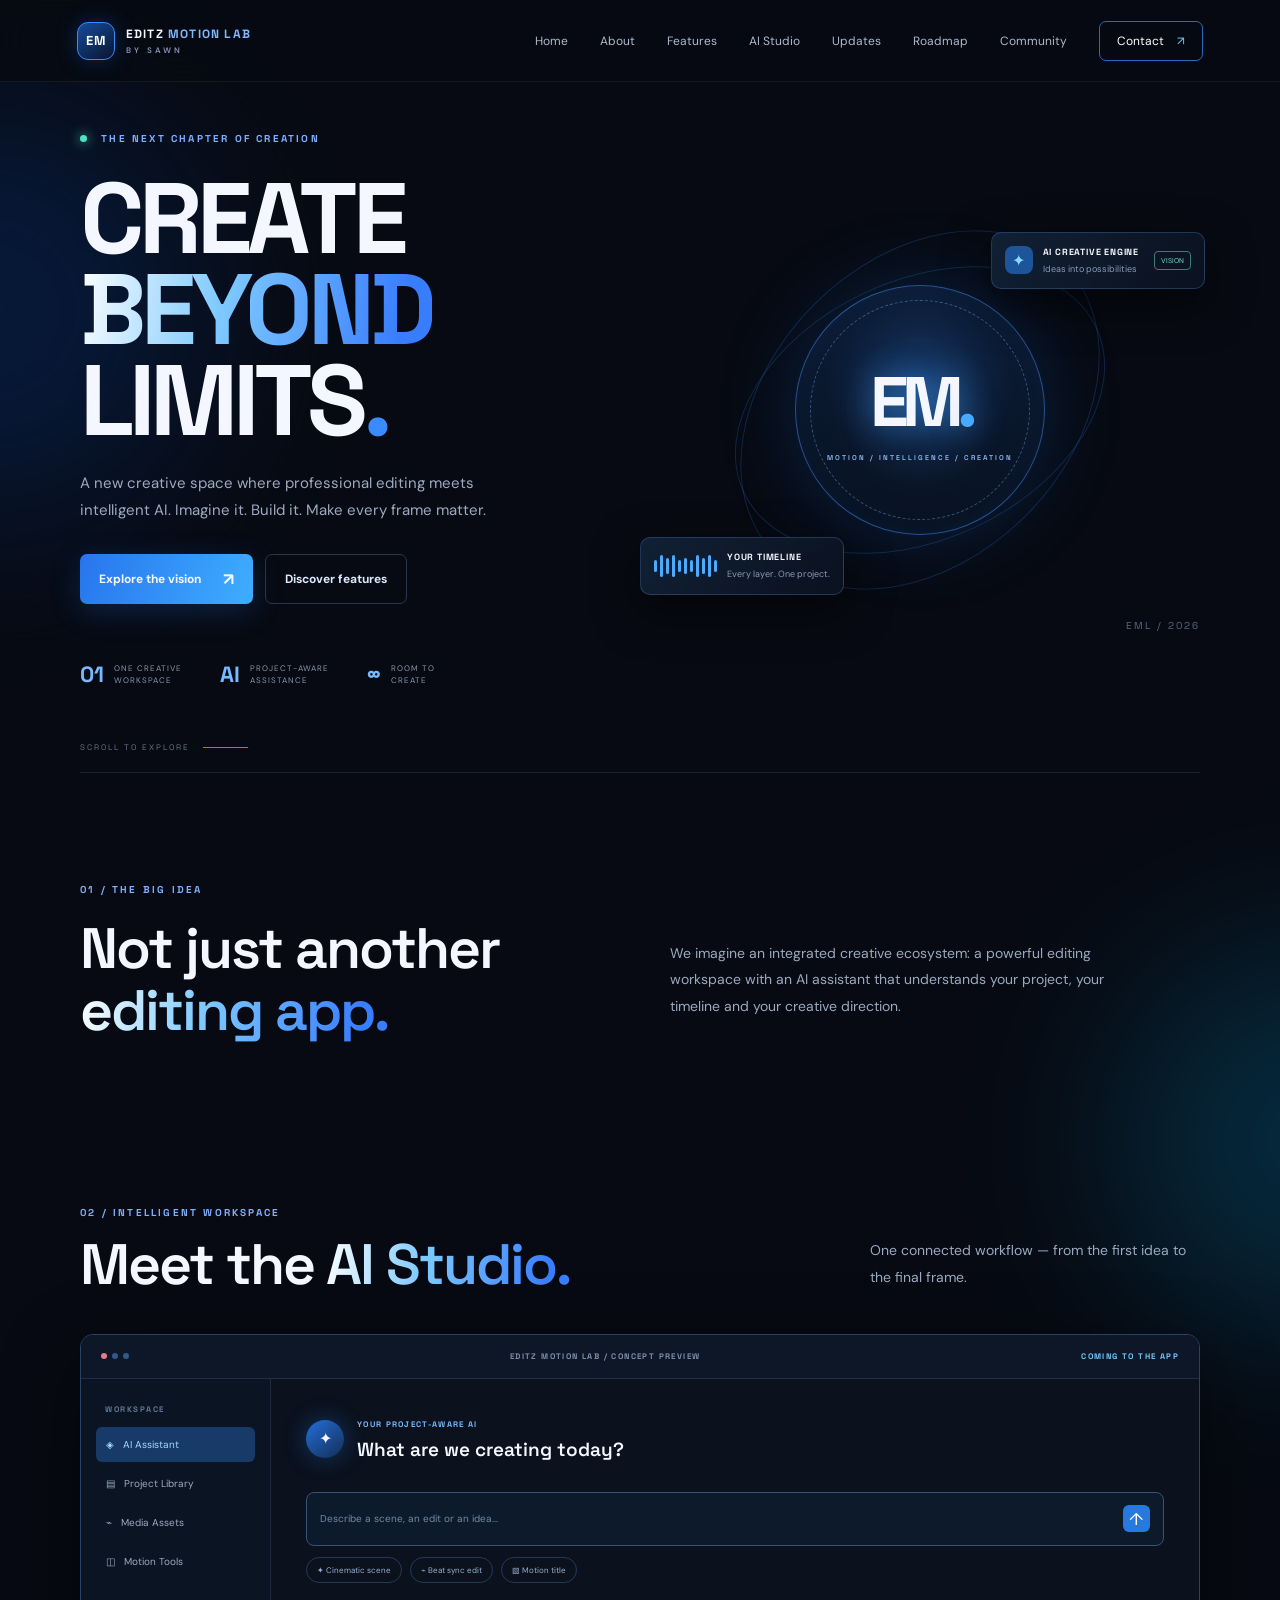
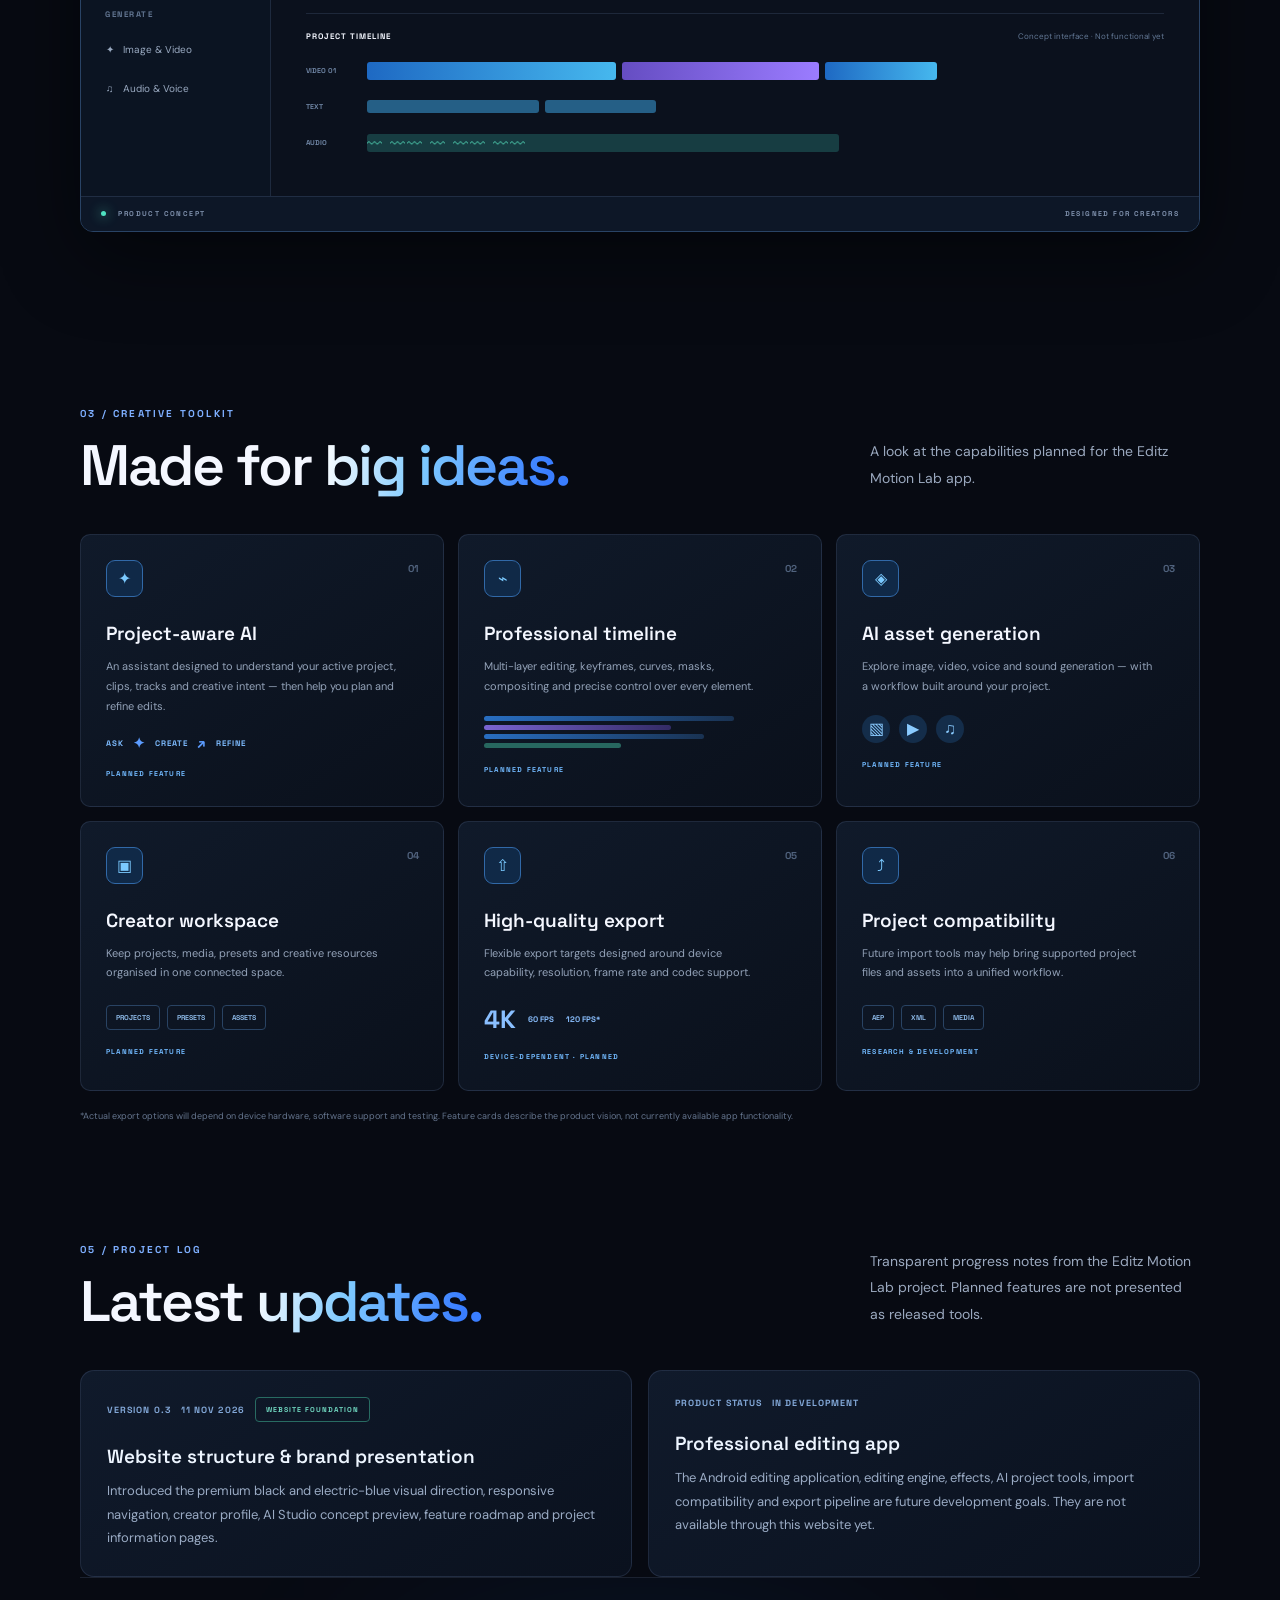
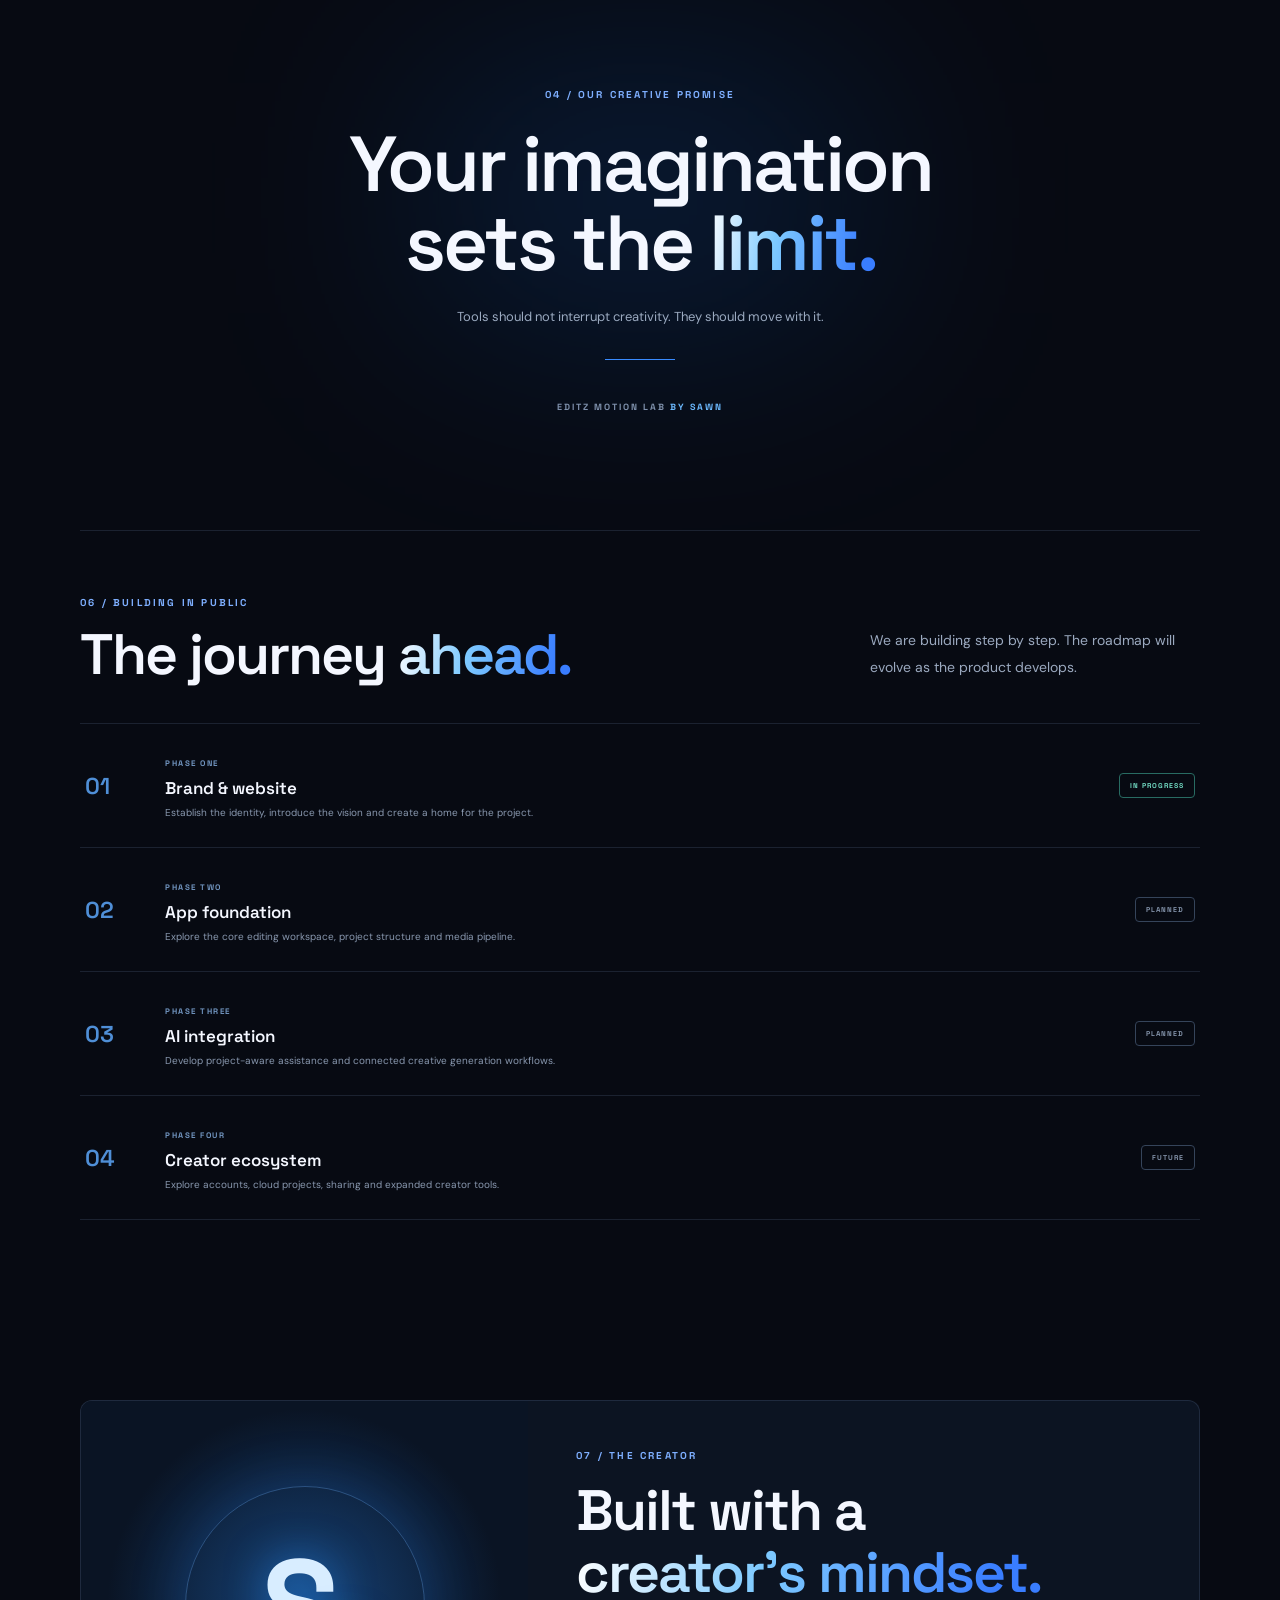
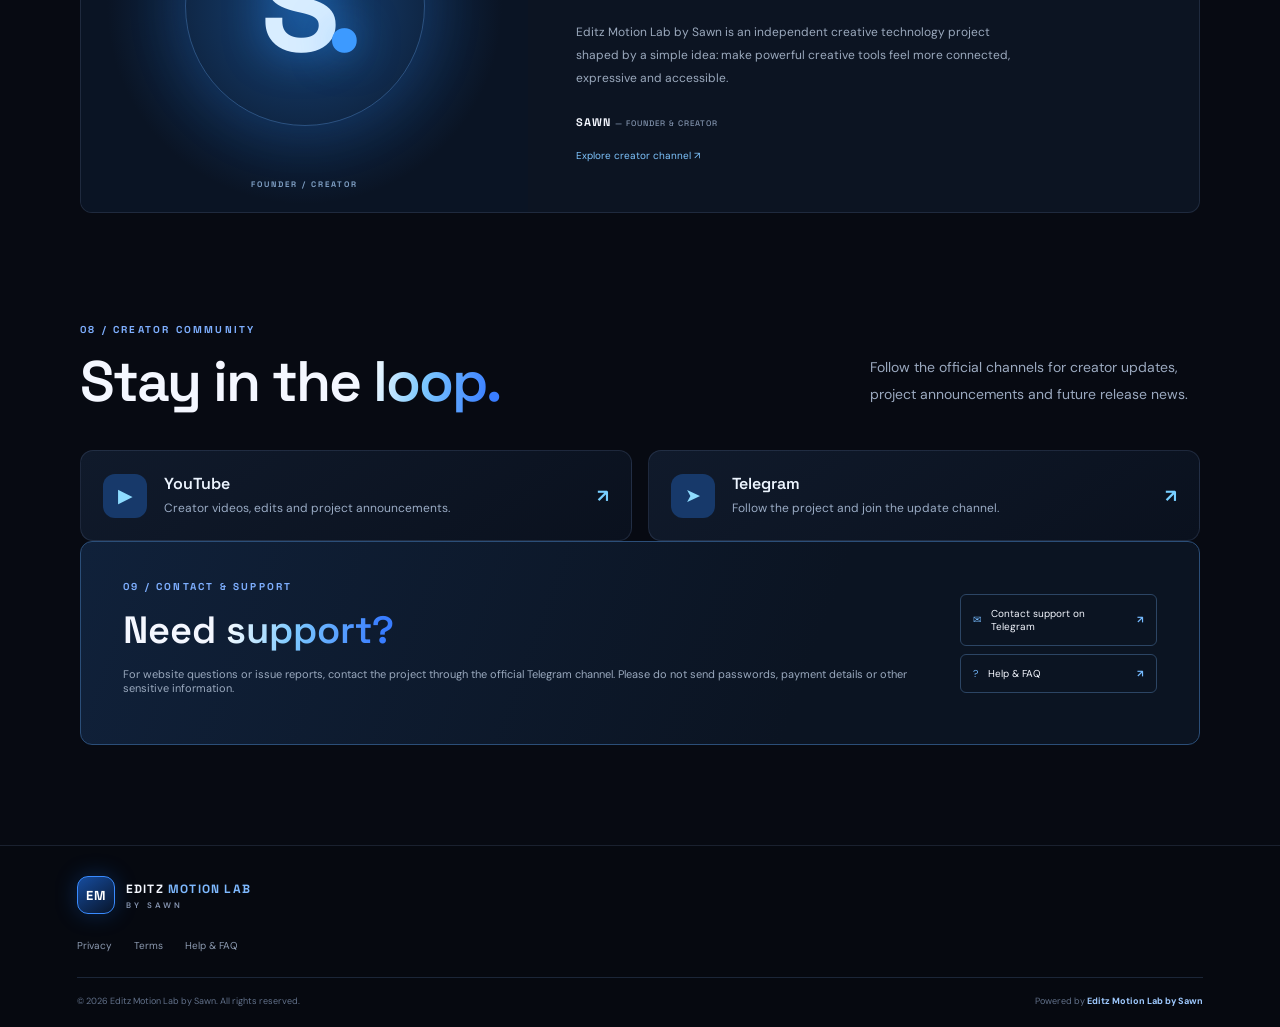
<file: index.html>
<!DOCTYPE html>
<html lang="en">
<head>
<meta charset="UTF-8">
<meta name="viewport" content="width=device-width, initial-scale=1.0">
<meta name="theme-color" content="#070a12">
<meta name="description" content="Editz Motion Lab by Sawn — a creator-led vision for professional video editing, motion graphics and project-aware AI.">
<meta property="og:title" content="Editz Motion Lab by Sawn">
<meta property="og:description" content="Create beyond limits. Explore the future of professional editing and motion design.">
<meta property="og:type" content="website">
<meta name="theme-color" content="#070a12">
<title>Editz Motion Lab by Sawn — Create Beyond Limits</title>
<link rel="preconnect" href="https://fonts.googleapis.com">
<link rel="preconnect" href="https://fonts.gstatic.com" crossorigin>
<link href="https://fonts.googleapis.com/css2?family=DM+Sans:wght@400;500;600;700;800&family=Space+Grotesk:wght@400;500;600;700&display=swap" rel="stylesheet">
<link rel="stylesheet" href="style.css">
</head>
<body>
<div class="ambient ambient-one"></div><div class="ambient ambient-two"></div>
<header class="topbar">
  <a class="brand" href="#home"><span class="brand-mark">EM</span><span>EDITZ <b>MOTION LAB</b><small>BY SAWN</small></span></a>
  <button class="menu-toggle" id="menuToggle" aria-label="Open navigation menu" aria-controls="mainNav" aria-expanded="false"><span></span><span></span></button>
  <nav id="mainNav" aria-label="Main navigation"><a href="#home">Home</a><a href="#about">About</a><a href="#features">Features</a><a href="#studio">AI Studio</a><a href="#updates">Updates</a><a href="#roadmap">Roadmap</a><a href="#community">Community</a><a href="#contact" class="nav-cta">Contact <i>↗</i></a></nav>
</header>
<main>
<section class="hero section-wrap" id="home">
  <div class="hero-copy reveal">
    <div class="eyebrow"><span class="live-dot"></span> THE NEXT CHAPTER OF CREATION</div>
    <h1>CREATE<br><span class="gradient-text">BEYOND</span><br>LIMITS<span class="blue-dot">.</span></h1>
    <p class="hero-lead">A new creative space where professional editing meets intelligent AI. Imagine it. Build it. Make every frame matter.</p>
    <div class="hero-actions"><a class="button primary" href="#studio">Explore the vision <span>↗</span></a><a class="button secondary" href="#features">Discover features</a></div>
    <div class="hero-meta"><div><strong>01</strong><span>ONE CREATIVE<br>WORKSPACE</span></div><div><strong>AI</strong><span>PROJECT-AWARE<br>ASSISTANCE</span></div><div><strong>∞</strong><span>ROOM TO<br>CREATE</span></div></div>
  </div>
  <div class="hero-art reveal">
    <div class="orbit orbit-a"></div><div class="orbit orbit-b"></div>
    <div class="visual-core"><div class="core-ring"></div><div class="core-letter">EM<span>.</span></div><div class="core-caption">MOTION / INTELLIGENCE / CREATION</div></div>
    <div class="float-card card-top"><span class="mini-icon">✦</span><div><b>AI CREATIVE ENGINE</b><small>Ideas into possibilities</small></div><span class="status-pill">VISION</span></div>
    <div class="float-card card-bottom"><div class="waveform"><i></i><i></i><i></i><i></i><i></i><i></i><i></i><i></i><i></i><i></i><i></i></div><div><b>YOUR TIMELINE</b><small>Every layer. One project.</small></div></div>
    <div class="art-index">EML / 2026</div>
  </div>
  <div class="scroll-note">SCROLL TO EXPLORE <span></span></div>
</section>
<section class="intro section-wrap reveal">
  <div class="section-kicker">01 / THE BIG IDEA</div><div class="intro-grid"><h2>Not just another<br><span class="gradient-text">editing app.</span></h2><p>We imagine an integrated creative ecosystem: a powerful editing workspace with an AI assistant that understands your project, your timeline and your creative direction.</p></div>
</section>
<section class="studio-section section-wrap" id="studio">
 <div class="section-heading reveal"><div><div class="section-kicker">02 / INTELLIGENT WORKSPACE</div><h2>Meet the <span class="gradient-text">AI Studio.</span></h2></div><p>One connected workflow — from the first idea to the final frame.</p></div>
 <div class="studio-panel reveal">
  <div class="studio-top"><div class="window-dots"><i></i><i></i><i></i></div><span>EDITZ MOTION LAB / CONCEPT PREVIEW</span><span class="preview-tag">COMING TO THE APP</span></div>
  <div class="studio-body">
   <aside class="studio-side"><div class="side-label">WORKSPACE</div><div class="side-item active">◈ &nbsp; AI Assistant</div><div class="side-item">▤ &nbsp; Project Library</div><div class="side-item">⌁ &nbsp; Media Assets</div><div class="side-item">◫ &nbsp; Motion Tools</div><div class="side-label side-label-gap">GENERATE</div><div class="side-item">✦ &nbsp; Image & Video</div><div class="side-item">♫ &nbsp; Audio & Voice</div></aside>
   <div class="studio-main"><div class="studio-greeting"><span class="ai-orb">✦</span><div><small>YOUR PROJECT-AWARE AI</small><h3>What are we creating today?</h3></div></div><div class="prompt-box"><span>Describe a scene, an edit or an idea...</span><span class="prompt-send">↑</span></div><div class="suggestion-row"><span>✦ Cinematic scene</span><span>⌁ Beat sync edit</span><span>▧ Motion title</span></div><div class="timeline-preview"><div class="timeline-label"><b>PROJECT TIMELINE</b><small>Concept interface · Not functional yet</small></div><div class="track"><label>VIDEO 01</label><div class="clip clip-blue"></div><div class="clip clip-purple"></div><div class="clip clip-blue short"></div></div><div class="track"><label>TEXT</label><div class="clip clip-text"></div><div class="clip clip-text short"></div></div><div class="track"><label>AUDIO</label><div class="audio-clip"><span>〰 〰〰 〰 〰〰 〰〰</span></div></div></div></div>
  </div>
  <div class="studio-foot"><span><i class="live-dot"></i> PRODUCT CONCEPT</span><span>DESIGNED FOR CREATORS</span></div>
 </div>
</section>
<section class="features-section section-wrap" id="features">
 <div class="section-heading reveal"><div><div class="section-kicker">03 / CREATIVE TOOLKIT</div><h2>Made for <span class="gradient-text">big ideas.</span></h2></div><p>A look at the capabilities planned for the Editz Motion Lab app.</p></div>
 <div class="feature-grid">
  <article class="feature-card feature-large reveal"><div class="feature-icon">✦</div><div class="feature-number">01</div><h3>Project-aware AI</h3><p>An assistant designed to understand your active project, clips, tracks and creative intent — then help you plan and refine edits.</p><div class="feature-visual ai-visual"><span>ASK</span><i>✦</i><span>CREATE</span><i>↗</i><span>REFINE</span></div><small class="coming-label">PLANNED FEATURE</small></article>
  <article class="feature-card reveal"><div class="feature-icon">⌁</div><div class="feature-number">02</div><h3>Professional timeline</h3><p>Multi-layer editing, keyframes, curves, masks, compositing and precise control over every element.</p><div class="layer-stack"><i></i><i></i><i></i><i></i></div><small class="coming-label">PLANNED FEATURE</small></article>
  <article class="feature-card reveal"><div class="feature-icon">◈</div><div class="feature-number">03</div><h3>AI asset generation</h3><p>Explore image, video, voice and sound generation — with a workflow built around your project.</p><div class="asset-orbs"><i>▧</i><i>▶</i><i>♫</i></div><small class="coming-label">PLANNED FEATURE</small></article>
  <article class="feature-card reveal"><div class="feature-icon">▣</div><div class="feature-number">04</div><h3>Creator workspace</h3><p>Keep projects, media, presets and creative resources organised in one connected space.</p><div class="folder-visual"><span>PROJECTS</span><span>PRESETS</span><span>ASSETS</span></div><small class="coming-label">PLANNED FEATURE</small></article>
  <article class="feature-card reveal"><div class="feature-icon">⇧</div><div class="feature-number">05</div><h3>High-quality export</h3><p>Flexible export targets designed around device capability, resolution, frame rate and codec support.</p><div class="resolution-visual"><b>4K</b><span>60 FPS</span><span>120 FPS*</span></div><small class="coming-label">DEVICE-DEPENDENT · PLANNED</small></article>
  <article class="feature-card reveal"><div class="feature-icon">⤴</div><div class="feature-number">06</div><h3>Project compatibility</h3><p>Future import tools may help bring supported project files and assets into a unified workflow.</p><div class="compat-visual"><span>AEP</span><span>XML</span><span>MEDIA</span></div><small class="coming-label">RESEARCH & DEVELOPMENT</small></article>
 </div>
 <p class="fine-print">*Actual export options will depend on device hardware, software support and testing. Feature cards describe the product vision, not currently available app functionality.</p>
</section>

<section class="updates-section section-wrap" id="updates">
 <div class="section-heading reveal"><div><div class="section-kicker">05 / PROJECT LOG</div><h2>Latest <span class="gradient-text">updates.</span></h2></div><p>Transparent progress notes from the Editz Motion Lab project. Planned features are not presented as released tools.</p></div>
 <div class="changelog-list">
  <article class="changelog-card reveal"><div class="changelog-meta"><span>VERSION 0.3</span><span>11 NOV 2026</span><span class="roadmap-state state-current">WEBSITE FOUNDATION</span></div><h3>Website structure & brand presentation</h3><p>Introduced the premium black and electric-blue visual direction, responsive navigation, creator profile, AI Studio concept preview, feature roadmap and project information pages.</p></article>
  <article class="changelog-card reveal"><div class="changelog-meta"><span>PRODUCT STATUS</span><span>IN DEVELOPMENT</span></div><h3>Professional editing app</h3><p>The Android editing application, editing engine, effects, AI project tools, import compatibility and export pipeline are future development goals. They are not available through this website yet.</p></article>
 </div>
</section>

<section class="manifesto section-wrap reveal"><div class="manifesto-glow"></div><div class="section-kicker">04 / OUR CREATIVE PROMISE</div><h2>Your imagination<br>sets the <span class="gradient-text">limit.</span></h2><p>Tools should not interrupt creativity. They should move with it.</p><div class="manifesto-line"></div><span class="manifesto-sign">EDITZ MOTION LAB <b>BY SAWN</b></span></section>
<section class="roadmap-section section-wrap" id="roadmap">
 <div class="section-heading reveal"><div><div class="section-kicker">06 / BUILDING IN PUBLIC</div><h2>The journey <span class="gradient-text">ahead.</span></h2></div><p>We are building step by step. The roadmap will evolve as the product develops.</p></div>
 <div class="roadmap-list">
  <div class="roadmap-item reveal"><span class="roadmap-index">01</span><div><small>PHASE ONE</small><h3>Brand & website</h3><p>Establish the identity, introduce the vision and create a home for the project.</p></div><span class="roadmap-state state-current">IN PROGRESS</span></div>
  <div class="roadmap-item reveal"><span class="roadmap-index">02</span><div><small>PHASE TWO</small><h3>App foundation</h3><p>Explore the core editing workspace, project structure and media pipeline.</p></div><span class="roadmap-state">PLANNED</span></div>
  <div class="roadmap-item reveal"><span class="roadmap-index">03</span><div><small>PHASE THREE</small><h3>AI integration</h3><p>Develop project-aware assistance and connected creative generation workflows.</p></div><span class="roadmap-state">PLANNED</span></div>
  <div class="roadmap-item reveal"><span class="roadmap-index">04</span><div><small>PHASE FOUR</small><h3>Creator ecosystem</h3><p>Explore accounts, cloud projects, sharing and expanded creator tools.</p></div><span class="roadmap-state">FUTURE</span></div>
 </div>
</section>
<section class="about-section section-wrap" id="about">
 <div class="about-card reveal"><div class="about-art"><div class="about-monogram">S<span>.</span></div><div class="about-ring"></div><span class="about-art-label">FOUNDER / CREATOR</span></div><div class="about-copy"><div class="section-kicker">07 / THE CREATOR</div><h2>Built with a<br><span class="gradient-text">creator's mindset.</span></h2><p>Editz Motion Lab by Sawn is an independent creative technology project shaped by a simple idea: make powerful creative tools feel more connected, expressive and accessible.</p><div class="creator-name">SAWN <span>— FOUNDER & CREATOR</span></div><a href="https://youtube.com/@theshawneditz" target="_blank" rel="noopener" class="text-link">Explore creator channel ↗</a></div></div>
</section>

<section class="community-section section-wrap" id="community">
 <div class="section-heading reveal"><div><div class="section-kicker">08 / CREATOR COMMUNITY</div><h2>Stay in the <span class="gradient-text">loop.</span></h2></div><p>Follow the official channels for creator updates, project announcements and future release news.</p></div>
 <div class="community-grid">
  <a class="community-card reveal" href="https://youtube.com/@theshawneditz" target="_blank" rel="noopener noreferrer"><span class="community-icon">▶</span><div><h3>YouTube</h3><p>Creator videos, edits and project announcements.</p></div><b>↗</b></a>
  <a class="community-card reveal" href="https://t.me/theshawnedit" target="_blank" rel="noopener noreferrer"><span class="community-icon">➤</span><div><h3>Telegram</h3><p>Follow the project and join the update channel.</p></div><b>↗</b></a>
 </div>
</section>

<section class="contact-section section-wrap" id="contact"><div class="contact-box reveal"><div><div class="section-kicker">09 / CONTACT & SUPPORT</div><h2>Need <span class="gradient-text">support?</span></h2><p>For website questions or issue reports, contact the project through the official Telegram channel. Please do not send passwords, payment details or other sensitive information.</p></div><div class="social-links"><a href="https://t.me/theshawnedit" target="_blank" rel="noopener noreferrer"><span>✉</span> Contact support on Telegram <b>↗</b></a><a href="help.html"><span>?</span> Help & FAQ <b>↗</b></a></div></div></section>
</main>
<footer class="footer"><a class="brand footer-brand" href="#home"><span class="brand-mark">EM</span><span>EDITZ <b>MOTION LAB</b><small>BY SAWN</small></span></a><div class="footer-links"><a href="privacy.html">Privacy</a><a href="terms.html">Terms</a><a href="help.html">Help & FAQ</a></div><div class="footer-bottom"><span>© 2026 Editz Motion Lab by Sawn. All rights reserved.</span><span>Powered by <b>Editz Motion Lab by Sawn</b></span></div></footer>
<div class="toast" id="toast" role="status">This feature is coming soon. Stay tuned!</div>
<script src="script.js"></script>
</body></html>
</file>
<file: style.css>
*{box-sizing:border-box} :root{--bg:#070a12;--panel:#0d1321;--panel2:#101a2c;--line:rgba(147,176,230,.14);--blue:#398bff;--cyan:#65d8ff;--muted:#929db3;--white:#f4f7ff}html{scroll-behavior:smooth;scroll-padding-top:90px}body{margin:0;background:var(--bg);color:var(--white);font-family:"DM Sans",sans-serif;overflow-x:hidden}a{color:inherit;text-decoration:none}.ambient{position:absolute;pointer-events:none;filter:blur(90px);opacity:.18;border-radius:50%;z-index:-1}.ambient-one{width:420px;height:420px;background:#075ee9;top:100px;left:-220px}.ambient-two{width:380px;height:380px;background:#00b9ff;top:950px;right:-220px}.topbar{height:82px;position:sticky;top:0;z-index:20;display:flex;align-items:center;justify-content:space-between;padding:0 max(6vw,24px);background:rgba(7,10,18,.82);backdrop-filter:blur(18px);border-bottom:1px solid rgba(255,255,255,.06)}.brand{display:flex;align-items:center;gap:11px;font:700 12px "Space Grotesk";letter-spacing:1.2px}.brand-mark{height:38px;width:38px;border:1px solid #398bff;border-radius:11px;display:grid;place-items:center;color:#fff;font-size:13px;background:linear-gradient(145deg,#164c9e,#08152b);box-shadow:0 0 22px #1677ff42}.brand b{color:#7eb9ff}.brand small{display:block;font:600 8px "DM Sans";letter-spacing:3px;color:#8796b2;margin-top:3px}nav{display:flex;align-items:center;gap:32px;font-size:12px;color:#aeb9cc}nav a{transition:.2s}nav a:hover,.footer-links a:hover{color:#fff}.nav-cta{padding:11px 17px;border:1px solid #286ac1;border-radius:7px;color:#fff}.nav-cta i{font-style:normal;color:#71c8ff;margin-left:10px}.menu-toggle{display:none;background:none;border:0}.section-wrap{width:min(1120px,88%);margin:auto}.hero{min-height:690px;display:grid;grid-template-columns:1fr 1fr;align-items:center;position:relative;padding-top:45px;padding-bottom:80px}.eyebrow,.section-kicker{font:700 10px "Space Grotesk";letter-spacing:2.2px;color:#7eafff}.live-dot{display:inline-block;width:7px;height:7px;background:#4fe1c0;border-radius:50%;margin-right:9px;box-shadow:0 0 12px #4fe1c0}.hero h1{font:700 clamp(58px,8vw,100px)/.91 "Space Grotesk";letter-spacing:-5px;margin:28px 0 24px}.gradient-text{background:linear-gradient(100deg,#fff 0%,#7ecaff 40%,#397dff 90%);-webkit-background-clip:text;background-clip:text;color:transparent}.blue-dot{color:#398bff}.hero-lead{max-width:450px;color:#9daac0;line-height:1.8;font-size:15px}.hero-actions{display:flex;gap:12px;margin-top:30px;flex-wrap:wrap}.button{padding:14px 19px;border-radius:7px;font-size:12px;font-weight:700;display:inline-flex;gap:22px;align-items:center}.primary{background:linear-gradient(110deg,#2875ed,#3eaeff);box-shadow:0 8px 30px #2478ed38}.primary span{font-size:17px}.secondary{border:1px solid #28364d;color:#dce8ff}.hero-meta{display:flex;gap:38px;margin-top:56px}.hero-meta div{display:flex;gap:10px;align-items:center}.hero-meta strong{font:700 22px "Space Grotesk";color:#78baff}.hero-meta span{font-size:8px;line-height:1.5;letter-spacing:1px;color:#8996ad}.hero-art{height:480px;position:relative;display:grid;place-items:center}.orbit{position:absolute;border:1px solid #2f82e43b;border-radius:50%;transform:rotate(-25deg)}.orbit-a{width:390px;height:260px}.orbit-b{width:300px;height:410px;transform:rotate(45deg)}.visual-core{width:250px;height:250px;border-radius:50%;border:1px solid #438dfb88;background:radial-gradient(circle at 50% 40%,#173c70 0%,#0b172b 48%,#080d18 72%);display:flex;align-items:center;justify-content:center;flex-direction:column;box-shadow:0 0 80px #147cff35,inset 0 0 50px #1675e82b;position:relative}.core-ring{position:absolute;inset:14px;border:1px dashed #70b8ff66;border-radius:50%;animation:spin 30s linear infinite}.core-letter{font:700 70px "Space Grotesk";letter-spacing:-7px;text-shadow:0 0 30px #48a6ff88}.core-letter span{color:#48aaff}.core-caption{font:600 7px "Space Grotesk";letter-spacing:2px;color:#8ebdf4;margin-top:7px}.float-card{position:absolute;background:linear-gradient(130deg,#14243bdb,#0b1220ed);border:1px solid #568cd34c;border-radius:10px;padding:13px;display:flex;align-items:center;gap:10px;box-shadow:0 15px 45px #0008;backdrop-filter:blur(12px)}.float-card b{font:700 9px "Space Grotesk";letter-spacing:.8px;display:block}.float-card small{font-size:9px;color:#879bb8;display:block;margin-top:5px}.card-top{top:62px;right:-5px}.card-bottom{bottom:55px;left:0}.mini-icon{width:28px;height:28px;border-radius:8px;background:#1d559b;color:#8dd8ff;display:grid;place-items:center}.status-pill{font-size:7px;color:#6ddfc5;border:1px solid #397c78;padding:4px 6px;border-radius:4px;margin-left:5px}.waveform{height:30px;display:flex;align-items:center;gap:3px}.waveform i{width:3px;background:#4caaff;border-radius:4px;height:var(--h,12px)}.waveform i:nth-child(2n){height:22px}.waveform i:nth-child(3n){height:16px}.art-index{position:absolute;right:0;bottom:18px;color:#566782;font:10px "Space Grotesk";letter-spacing:2px}.scroll-note{position:absolute;bottom:20px;left:0;font:8px "Space Grotesk";letter-spacing:2px;color:#64748d;display:flex;align-items:center;gap:13px}.scroll-note span{width:45px;height:1px;background:#398bff}.intro{padding:110px 0 100px;border-top:1px solid var(--line)}.intro-grid{display:grid;grid-template-columns:1fr 1fr;gap:60px;align-items:center;margin-top:22px}.intro h2,.section-heading h2,.about-copy h2{font:600 clamp(35px,5vw,57px)/1.08 "Space Grotesk";letter-spacing:-2px;margin:0}.intro p,.section-heading>p{color:#9ba9bf;line-height:1.9;font-size:14px;max-width:440px}.studio-section,.features-section,.roadmap-section{padding:65px 0 110px}.section-heading{display:flex;align-items:end;justify-content:space-between;gap:40px;margin-bottom:38px}.section-heading h2{margin-top:15px}.section-heading>p{margin:0 0 5px;max-width:330px}.studio-panel{border:1px solid #294365;border-radius:13px;overflow:hidden;background:#0b111d;box-shadow:0 25px 80px #0007}.studio-top,.studio-foot{height:44px;display:flex;align-items:center;justify-content:space-between;padding:0 20px;background:#0d1727;border-bottom:1px solid var(--line);font:700 8px "Space Grotesk";letter-spacing:1.4px;color:#7f91ad}.window-dots{display:flex;gap:5px}.window-dots i{width:6px;height:6px;background:#315a8a;border-radius:50%}.window-dots i:first-child{background:#e27c87}.preview-tag{color:#72caff}.studio-body{display:grid;grid-template-columns:190px 1fr;min-height:350px}.studio-side{padding:25px 15px;border-right:1px solid var(--line);background:#0b1422}.side-label{font:700 8px "Space Grotesk";letter-spacing:1.5px;color:#647894;margin:0 0 13px 9px}.side-label-gap{margin-top:30px}.side-item{padding:11px 10px;border-radius:6px;color:#9aaac1;font-size:10px;margin:4px 0}.side-item.active{background:#173a68;color:#a6d9ff}.studio-main{padding:32px 35px}.studio-greeting{display:flex;gap:13px;align-items:center}.ai-orb{width:38px;height:38px;border-radius:50%;display:grid;place-items:center;background:linear-gradient(140deg,#246fdb,#142d55);box-shadow:0 0 25px #258bff55}.studio-greeting small{font:700 8px "Space Grotesk";letter-spacing:1.3px;color:#76baff}.studio-greeting h3{font:600 19px "Space Grotesk";margin:5px 0}.prompt-box{height:54px;border:1px solid #345477;border-radius:8px;margin-top:25px;padding:0 13px;display:flex;align-items:center;justify-content:space-between;color:#7488a4;font-size:10px;background:#0d1a2c}.prompt-send{width:27px;height:27px;border-radius:6px;background:#2879dd;color:white;display:grid;place-items:center;font-size:17px}.suggestion-row{display:flex;gap:8px;margin-top:11px;flex-wrap:wrap}.suggestion-row span{font-size:8px;color:#9ab2d0;border:1px solid #233b5a;border-radius:20px;padding:7px 10px}.timeline-preview{margin-top:30px;padding-top:17px;border-top:1px solid var(--line)}.timeline-label{display:flex;justify-content:space-between;margin-bottom:15px}.timeline-label b{font:700 8px "Space Grotesk";letter-spacing:1px}.timeline-label small{font-size:8px;color:#637895}.track{height:30px;display:flex;align-items:center;gap:6px;margin:6px 0}.track label{font:700 7px "Space Grotesk";color:#6f85a4;width:55px}.clip{height:18px;border-radius:3px;background:linear-gradient(90deg,#1e69c3,#46b8ee);width:29%}.clip-purple{background:linear-gradient(90deg,#654dc2,#9b7cff);width:23%}.clip.short{width:13%}.clip-text{height:13px;background:#255f86;width:20%}.audio-clip{height:18px;width:55%;background:#173d42;border-radius:3px;overflow:hidden;color:#53d7b7;font-size:15px;letter-spacing:2px}.studio-foot{height:35px;border-top:1px solid var(--line);border-bottom:0;font-size:7px}.studio-foot .live-dot{width:5px;height:5px}.feature-grid{display:grid;grid-template-columns:repeat(3,1fr);gap:14px}.feature-card{position:relative;min-height:270px;padding:25px;border:1px solid var(--line);border-radius:10px;background:linear-gradient(145deg,#101a2a,#0a101b);overflow:hidden;transition:.3s}.feature-card:hover{transform:translateY(-5px);border-color:#397cc1;box-shadow:0 15px 40px #0005}.feature-large{grid-row:span 1}.feature-icon{width:37px;height:37px;border:1px solid #3169a8;border-radius:9px;display:grid;place-items:center;color:#7bcaff;background:#102947}.feature-number{position:absolute;right:24px;top:27px;font:700 10px "Space Grotesk";color:#50627d}.feature-card h3{font:600 19px "Space Grotesk";margin:24px 0 9px}.feature-card p{font-size:11px;line-height:1.8;color:#93a2b8;max-width:290px}.coming-label{display:inline-block;margin-top:17px;font:700 7px "Space Grotesk";letter-spacing:1.2px;color:#72baff}.ai-visual{display:flex;align-items:center;gap:9px;margin-top:17px;color:#7ebcff;font:700 8px "Space Grotesk";letter-spacing:1px}.ai-visual i{font-style:normal;color:#5c9cff;font-size:14px}.layer-stack{display:flex;flex-direction:column;gap:4px;width:80%;margin-top:19px}.layer-stack i{height:5px;border-radius:5px;background:linear-gradient(90deg,#286ec2,#193252);width:100%}.layer-stack i:nth-child(2){width:75%;background:linear-gradient(90deg,#7a64d1,#332b65)}.layer-stack i:nth-child(3){width:88%}.layer-stack i:nth-child(4){width:55%;background:#27675f}.asset-orbs{display:flex;gap:9px;margin-top:18px}.asset-orbs i{font-style:normal;width:28px;height:28px;display:grid;place-items:center;border-radius:50%;background:#142d4a;color:#8acbff}.folder-visual,.compat-visual{display:flex;gap:7px;margin-top:22px}.folder-visual span,.compat-visual span{padding:7px 9px;border:1px solid #294363;border-radius:4px;font:700 7px "Space Grotesk";color:#8cb8e6}.resolution-visual{display:flex;align-items:center;gap:12px;margin-top:20px;color:#8abfff;font:700 8px "Space Grotesk"}.resolution-visual b{font-size:25px}.fine-print{font-size:9px;color:#65758e;line-height:1.7;margin-top:18px}.manifesto{position:relative;text-align:center;padding:110px 20px 115px;border-top:1px solid var(--line);border-bottom:1px solid var(--line);overflow:hidden}.manifesto-glow{position:absolute;width:420px;height:240px;background:#1269d9;filter:blur(120px);opacity:.2;left:50%;top:40%;transform:translate(-50%,-50%);z-index:-1}.manifesto h2{font:600 clamp(45px,7vw,78px)/1.02 "Space Grotesk";letter-spacing:-3px;margin:24px 0}.manifesto p{font-size:13px;color:#9baac0}.manifesto-line{width:70px;height:1px;background:#398bff;margin:34px auto}.manifesto-sign{font:700 9px "Space Grotesk";letter-spacing:2px;color:#7f91ac}.manifesto-sign b{color:#6cbaff}.roadmap-list{border-top:1px solid var(--line)}.roadmap-item{display:grid;grid-template-columns:60px 1fr auto;gap:20px;align-items:center;padding:26px 5px;border-bottom:1px solid var(--line)}.roadmap-index{font:600 23px "Space Grotesk";color:#4f8fd7}.roadmap-item small{font:700 8px "Space Grotesk";letter-spacing:1.5px;color:#7296c1}.roadmap-item h3{font:600 17px "Space Grotesk";margin:6px 0}.roadmap-item p{font-size:10px;color:#8998af;margin:0;line-height:1.6}.roadmap-state{font:700 7px "Space Grotesk";letter-spacing:1px;color:#8393aa;border:1px solid #35445a;padding:7px 10px;border-radius:4px}.state-current{color:#71d9c2;border-color:#286b62}.about-section{padding:70px 0 110px}.about-card{display:grid;grid-template-columns:.8fr 1.2fr;border:1px solid var(--line);border-radius:12px;overflow:hidden;background:#0c1422}.about-art{min-height:330px;position:relative;display:grid;place-items:center;background:radial-gradient(circle at center,#17447a,#0a1424 65%)}.about-monogram{font:700 130px "Space Grotesk";letter-spacing:-15px;color:#d8edff;text-shadow:0 0 40px #2995ff88;z-index:1}.about-monogram span{color:#3d9aff}.about-ring{position:absolute;width:240px;height:240px;border:1px solid #5e9fe95c;border-radius:50%;box-shadow:0 0 60px #267eea33}.about-art-label{position:absolute;bottom:23px;font:700 8px "Space Grotesk";letter-spacing:2px;color:#7f9fc4}.about-copy{padding:48px}.about-copy h2{margin:18px 0}.about-copy p{font-size:12px;line-height:1.9;color:#9ba9bd;max-width:450px}.creator-name{margin-top:25px;font:700 11px "Space Grotesk";letter-spacing:1px}.creator-name span{font-size:8px;color:#8192ac;font-weight:500}.text-link{display:inline-block;margin-top:20px;color:#7fc5ff;font-size:10px}.contact-section{padding:0 0 100px}.contact-box{padding:38px 42px;border:1px solid #2b4e78;border-radius:12px;background:linear-gradient(110deg,#10213a,#0b1422 65%);display:flex;justify-content:space-between;align-items:center;gap:35px}.contact-box h2{font:600 38px "Space Grotesk";margin:13px 0}.contact-box p{font-size:11px;color:#9aa9be}.social-links{display:flex;flex-direction:column;gap:8px;width:220px}.social-links a{display:flex;align-items:center;gap:10px;padding:12px;border:1px solid #2c4564;border-radius:6px;font-size:10px}.social-links a span{color:#75baff}.social-links a b{margin-left:auto;color:#75baff}.footer{padding:30px 6% 20px;border-top:1px solid var(--line);background:#060910}.footer-brand{width:max-content}.footer-links{display:flex;gap:22px;margin:25px 0;color:#8c9ab0;font-size:10px}.footer-bottom{padding-top:17px;border-top:1px solid #1b2638;display:flex;justify-content:space-between;gap:15px;color:#62718a;font-size:9px}.footer-bottom b{color:#9fcaff}.toast{position:fixed;bottom:25px;left:50%;transform:translate(-50%,20px);opacity:0;pointer-events:none;background:#142944;border:1px solid #4386c7;padding:13px 18px;border-radius:7px;font-size:11px;z-index:50;transition:.3s}.toast.show{opacity:1;transform:translate(-50%,0)}.reveal{opacity:0;transform:translateY(22px);transition:opacity .7s ease,transform .7s ease}.reveal.visible{opacity:1;transform:none}@keyframes spin{to{transform:rotate(360deg)}}@media(max-width:800px){.topbar{height:70px;padding:0 6%}.menu-toggle{display:flex;flex-direction:column;gap:5px;padding:10px}.menu-toggle span{width:22px;height:2px;background:#c8dcf8}nav{display:none;position:absolute;top:69px;left:0;right:0;padding:20px 6%;background:#0b1220;border-bottom:1px solid var(--line);flex-direction:column;align-items:stretch;gap:0}nav.open{display:flex}nav a{padding:13px 4px}.nav-cta{margin-top:8px;text-align:center}.hero{grid-template-columns:1fr;padding-top:75px;min-height:unset}.hero h1{font-size:clamp(62px,15vw,92px)}.hero-art{height:390px;margin-top:10px}.orbit-a{width:320px;height:220px}.orbit-b{height:330px;width:250px}.visual-core{width:210px;height:210px}.core-letter{font-size:58px}.card-top{right:0;top:28px}.card-bottom{left:0;bottom:28px}.hero-meta{gap:20px;margin-top:40px}.intro{padding:75px 0}.intro-grid{grid-template-columns:1fr;gap:15px}.section-heading{display:block}.section-heading>p{margin-top:16px}.studio-section,.features-section,.roadmap-section{padding:50px 0 75px}.studio-body{grid-template-columns:1fr}.studio-side{display:none}.studio-main{padding:24px 17px}.feature-grid{grid-template-columns:1fr 1fr}.feature-card{padding:20px;min-height:260px}.about-card{grid-template-columns:1fr}.about-art{min-height:240px}.about-copy{padding:30px 24px}.contact-box{display:block;padding:28px 23px}.social-links{width:100%;margin-top:25px}.roadmap-item{grid-template-columns:35px 1fr;gap:12px}.roadmap-state{grid-column:2;width:max-content}.footer-bottom{flex-direction:column}.scroll-note{display:none}}@media(max-width:480px){.section-wrap{width:88%}.hero h1{letter-spacing:-3px}.hero-lead{font-size:13px}.hero-meta{gap:13px}.hero-meta strong{font-size:18px}.hero-meta span{font-size:7px}.hero-art{height:340px}.float-card{padding:10px}.card-top{right:-5px}.card-bottom{left:-5px}.feature-grid{grid-template-columns:1fr}.feature-card{min-height:235px}.studio-top{padding:0 12px;font-size:7px}.studio-main{padding:20px 13px}.timeline-label{gap:8px}.timeline-label small{font-size:7px}.manifesto{padding:85px 10px}.manifesto h2{letter-spacing:-2px}.contact-box h2{font-size:33px}.footer-links{flex-wrap:wrap}}


/* Website v0.3 additions: changelog and community */
.changelog-list{display:grid;grid-template-columns:1fr 1fr;gap:16px}
.changelog-card{padding:26px;border:1px solid var(--line);border-radius:14px;background:linear-gradient(145deg,#101a2b,#0a111e);min-width:0}
.changelog-meta{display:flex;align-items:center;gap:10px;flex-wrap:wrap;color:#83a8d8;font:700 9px 'Space Grotesk',sans-serif;letter-spacing:.12em}
.changelog-card h3{font:600 19px 'Space Grotesk',sans-serif;margin:22px 0 10px;color:#edf5ff}
.changelog-card p{font-size:13px;line-height:1.8;color:#9aabc4;margin:0}
.community-grid{display:grid;grid-template-columns:1fr 1fr;gap:16px}
.community-card{display:flex;align-items:center;gap:17px;padding:22px;border:1px solid var(--line);border-radius:13px;background:linear-gradient(145deg,#101a2b,#0a111e);transition:transform .25s,border-color .25s}
.community-card:hover{transform:translateY(-4px);border-color:#398bff88}
.community-icon{width:44px;height:44px;flex:0 0 44px;display:grid;place-items:center;border-radius:12px;background:#17396a;color:#8edcff;font-size:19px}
.community-card h3{font:600 16px 'Space Grotesk',sans-serif;margin:0 0 5px;color:#edf5ff}
.community-card p{font-size:12px;line-height:1.6;color:#9aabc4;margin:0}
.community-card>b{margin-left:auto;color:#77cfff;font-size:18px}
@media(max-width:800px){.changelog-list,.community-grid{grid-template-columns:1fr}}
</file>
